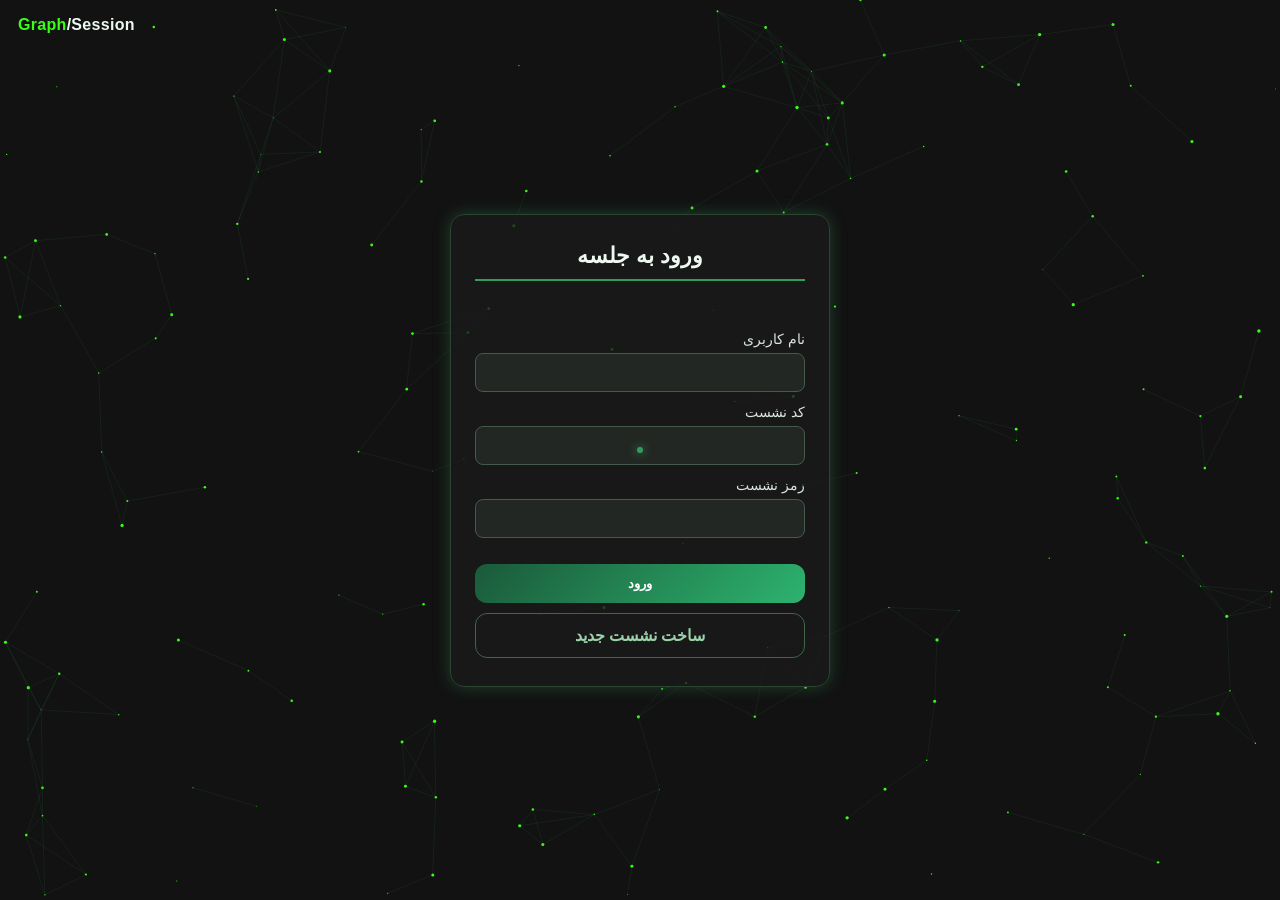
<file: GRSPH/public/index.html>
<!DOCTYPE html>
<html lang="fa" dir="rtl">
  <head>
    <meta charset="UTF-8" />
    <meta name="viewport" content="width=device-width, initial-scale=1.0" />
    <title>Graph Session | ورود</title>
    <style>
      :root { --accent:#369b5f; --accent-2:#2db36e; --bg:#0f1411; --panel:#1b1b1bcc; --text:#eef8f1; --muted:#a7b7ac; }
      * { box-sizing: border-box; }
      body { margin:0; min-height:100vh; display:flex; justify-content:center; align-items:center; font-family:'Trebuchet MS',Tahoma,sans-serif; background:#121212; color:var(--text); overflow:hidden; }
      canvas { position:fixed; inset:0; z-index:0; }
      .card { position:relative; z-index:1; width:min(92vw,380px); background:var(--panel); border:1px solid #2b4432; border-radius:14px; padding:28px 24px; box-shadow:0 0 16px rgba(54,155,95,.35); }
      h1 { margin:0 0 18px; font-size:1.35rem; text-align:center; border-bottom:2px solid var(--accent); padding-bottom:10px; }
      .stack { display:grid; gap:12px; }
      label { font-size:.9rem; color:#d8e5db; }
      input { width:100%; margin-top:6px; padding:11px 12px; border-radius:8px; border:1px solid #455a4c; background:#232723; color:#fff; }
      input:focus { outline:none; border-color:var(--accent-2); box-shadow:0 0 0 2px rgba(54,155,95,.2); }
      .actions { display:grid; gap:10px; margin-top:14px; }
      button, .link-btn { border:none; border-radius:12px; padding:12px; font-weight:700; text-decoration:none; text-align:center; cursor:pointer; }
      button { background:linear-gradient(135deg,#1a593a,var(--accent-2)); color:#fff; }
      .link-btn { background:transparent; border:1px solid #3f664b; color:#9cd2aa; }
      #statusText { min-height:22px; margin:0 0 10px; text-align:center; font-size:.88rem; color:#fda4a4; }
      .status-success { color:#8ef0ae !important; }
      .custom-cursor { width:6px; height:6px; background:var(--accent); border-radius:50%; position:fixed; pointer-events:none; z-index:3; box-shadow:0 0 8px var(--accent); }
      @media (pointer:coarse){ .custom-cursor{display:none;} }
      .app-brand{position:fixed;top:16px;left:18px;z-index:4;font-weight:800;letter-spacing:.3px}
      .app-brand .g{color:#39ff14}.app-brand .s{color:#edf9f0}
    </style>
  </head>
  <body>
    <div class="app-brand"><span class="g">Graph</span><span class="s">/Session</span></div>
    <div class="custom-cursor"></div>
    <canvas id="bg"></canvas>
    <main class="card">
      <h1>ورود به جلسه</h1>
      <p id="statusText"></p>
      <form id="joinSessionForm" class="stack">
        <label>نام کاربری<input type="text" name="userName" required /></label>
        <label>کد نشست<input type="text" name="roomCode" maxlength="16" required /></label>
        <label>رمز نشست<input type="password" name="roomPassword" minlength="8" required /></label>
        <div class="actions">
          <button type="submit">ورود</button>
          <a class="link-btn" href="/create-room.html">ساخت نشست جدید</a>
        </div>
      </form>
    </main>
    <script>
      const c=document.getElementById('bg'),x=c.getContext('2d');let p=[];const m={x:null,y:null};const n=matchMedia('(pointer:coarse)').matches?70:160;
      function rs(){c.width=innerWidth;c.height=innerHeight;p=Array.from({length:n},()=>({x:Math.random()*c.width,y:Math.random()*c.height,s:Math.random()*1.3+.4,vx:Math.random()*.5-.25,vy:Math.random()*.5-.25}))}
      function d(){x.clearRect(0,0,c.width,c.height);for(let i=0;i<p.length;i++){const a=p[i];a.x+=a.vx;a.y+=a.vy;if(a.x<0||a.x>c.width)a.vx*=-1;if(a.y<0||a.y>c.height)a.vy*=-1;x.fillStyle='#39ff14';x.beginPath();x.arc(a.x,a.y,a.s,0,6.28);x.fill();for(let j=i+1;j<p.length;j++){const b=p[j],dx=a.x-b.x,dy=a.y-b.y,dist=Math.hypot(dx,dy);if(dist<84){x.strokeStyle='rgba(54,155,95,.28)';x.lineWidth=.4;x.beginPath();x.moveTo(a.x,a.y);x.lineTo(b.x,b.y);x.stroke();}} if(m.x!=null&&Math.hypot(a.x-m.x,a.y-m.y)<100){x.strokeStyle='rgba(57,255,20,.2)';x.beginPath();x.moveTo(a.x,a.y);x.lineTo(m.x,m.y);x.stroke();}} requestAnimationFrame(d)}
      addEventListener('resize',rs);addEventListener('mousemove',e=>{m.x=e.clientX;m.y=e.clientY;const cur=document.querySelector('.custom-cursor'); if(cur){cur.style.left=e.clientX+'px';cur.style.top=e.clientY+'px';}}); rs(); d();
    </script>
    <script>
const form = document.getElementById("joinSessionForm");
const statusText = document.getElementById("statusText");
const params = new URLSearchParams(window.location.search);
const roomCodeInput = form.elements.roomCode;

const saved = JSON.parse(sessionStorage.getItem("meetingSession") || "{}");
form.elements.userName.value = saved.userName || "";
form.elements.roomCode.value = (params.get("code") || saved.roomCode || "").toUpperCase();
form.elements.roomPassword.value = saved.roomPassword || "";

function setStatus(message, type = "") {
  statusText.textContent = message;
  statusText.className = type;
}

function arrayBufferToBase64(buffer) {
  const bytes = new Uint8Array(buffer);
  let binary = "";
  bytes.forEach((byte) => {
    binary += String.fromCharCode(byte);
  });
  return btoa(binary);
}

async function deriveSessionKey(password, roomCode) {
  const encoder = new TextEncoder();
  const baseKey = await crypto.subtle.importKey("raw", encoder.encode(password), "PBKDF2", false, [
    "deriveKey"
  ]);
  const key = await crypto.subtle.deriveKey(
    {
      name: "PBKDF2",
      salt: encoder.encode(`graph-room-${roomCode}`),
      iterations: 600_000,
      hash: "SHA-256"
    },
    baseKey,
    {
      name: "AES-GCM",
      length: 256
    },
    true,
    ["encrypt", "decrypt"]
  );
  const exported = await crypto.subtle.exportKey("raw", key);
  return arrayBufferToBase64(exported);
}

async function api(path, options = {}) {
  const response = await fetch(path, {
    headers: { "Content-Type": "application/json" },
    ...options
  });
  const data = await response.json();
  if (!response.ok) {
    throw new Error(data.error || "خطا در ارتباط با سرور");
  }
  return data;
}

roomCodeInput.addEventListener("input", () => {
  roomCodeInput.value = roomCodeInput.value.toUpperCase().replace(/[^A-Z0-9-]/g, "");
});

form.addEventListener("submit", async (event) => {
  event.preventDefault();
  const formData = new FormData(form);
  const userName = String(formData.get("userName") || "").trim();
  const roomCode = String(formData.get("roomCode") || "").trim().toUpperCase();
  const roomPassword = String(formData.get("roomPassword") || "").trim();
  if (roomPassword.length < 8) {
    setStatus("رمز نشست باید حداقل ۸ کاراکتر باشد.", "status-error");
    return;
  }

  try {
    setStatus("در حال بررسی و ورود...");
    const data = await api("/api/rooms/join", {
      method: "POST",
      body: JSON.stringify({ userName, roomCode, roomPassword })
    });
    const roomKey = await deriveSessionKey(roomPassword, roomCode);

    sessionStorage.setItem(
      "meetingSession",
      JSON.stringify({
        roomCode,
        userName,
        authToken: data.authToken,
        participantSessionId: data.participant?.sessionId,
        isOwner: Boolean(data.permissions?.isOwner),
        roomKey
      })
    );

    window.location.href = `/room.html?code=${encodeURIComponent(roomCode)}`;
  } catch (error) {
    setStatus(error.message, "status-error");
  }
});
    </script>
  </body>
</html>
</file>
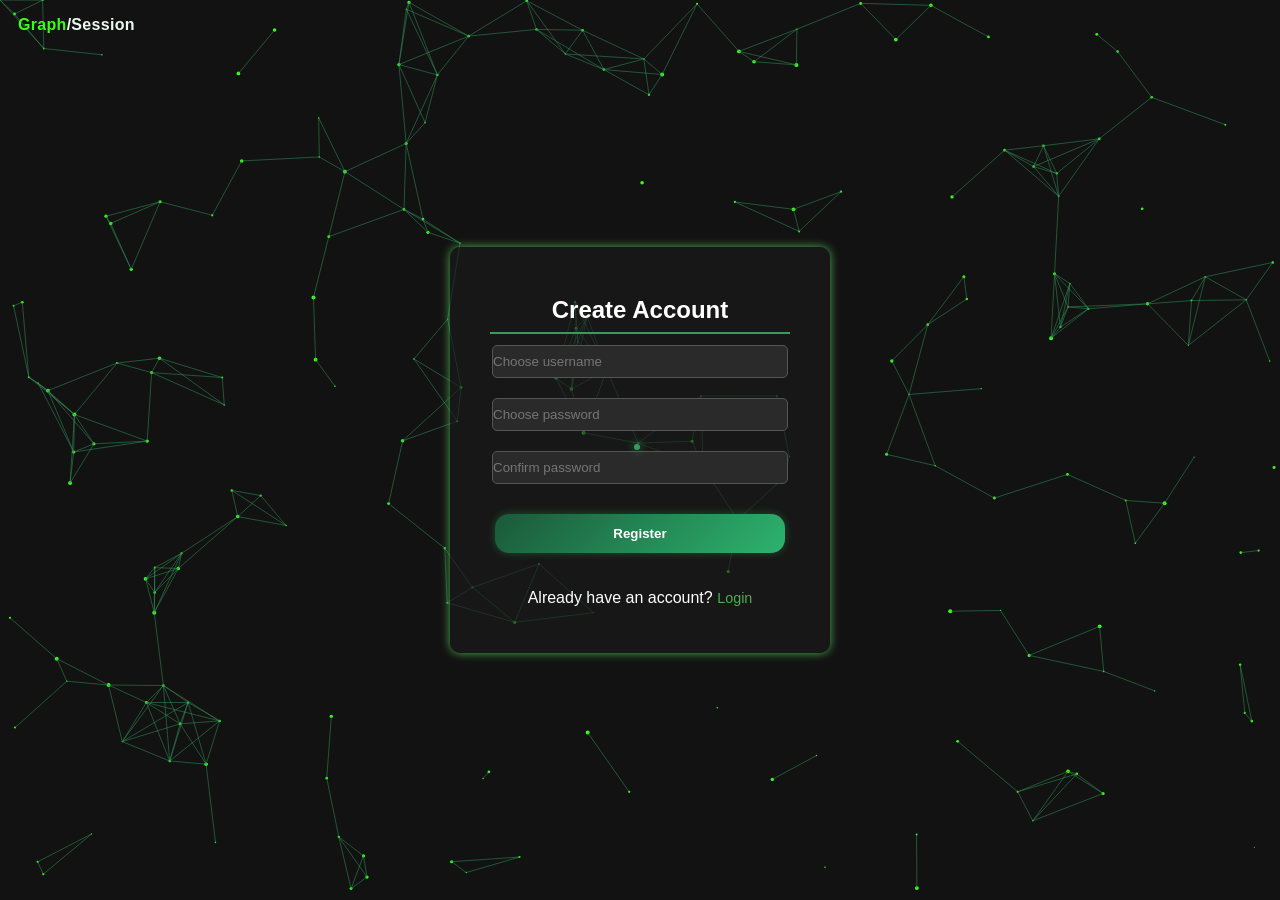
<file: GRSPH/register.html>
<!DOCTYPE html>
<html lang="en">
<head>
  <link rel="manifest" href="/manifest.json" />
  <link rel="apple-touch-icon" sizes="180x180" href="/apple-touch-icon.png">
  <link rel="icon" type="image/png" sizes="32x32" href="/favicon-32x32.png">
  <link rel="icon" type="image/png" sizes="16x16" href="/favicon-16x16.png">
  <link rel="manifest" href="/site.webmanifest">
  <meta charset="UTF-8" />
  <meta name="viewport" content="width=device-width, initial-scale=1" />
  <title>Register</title>
  <style>
     html , body {
      margin: 0;
      padding: 0;
      height: 100%;
      overflow: hidden;
      font-family: sans-serif;
      color: white;
      background: #121212;
    }

    canvas {
      position: fixed;
      top: 0;
      left: 0;
      z-index: 0;
    }

    body {
      display: flex;
      justify-content: center;
      align-items: center;
    }

    .register-box {
      background:#1b1b1b9C;
      padding: 30px 40px;
      border-radius: 10px;
      box-shadow: 0 0 10px #4caf50;
      width: 300px;
      text-align: center;
      position: relative;
      z-index: 1;
    }

    h2 {
      color: #ffffff;
      border-bottom: 2px solid #369B5F ;
      padding-bottom: 8px;
      margin-bottom: 1px;
      font-family: 'Trebuchet MS', Arial, sans-serif;
    }

    input {
      width: 98%;
      padding: 8px 0px;
      margin: 10px 0;
      background: #2a2a2a;
      border: 1px solid #555;
      color: white;
      border-radius: 5px;
    }

    button {
    flex: 1;
    background: linear-gradient(135deg, #1a593a, #2db36e);
    color: white;
    border: none;
    border-radius: 14px;
    padding: 12px 20px;
    min-width: 290px;
    cursor: pointer;
    font-weight: bold;
    box-shadow: 0 0 10px rgba(63, 207, 90, 0.3);
    transition: all 0.3s ease;
    margin-top: 20px;
    font-family: 'Trebuchet MS', Arial, sans-serif;
    margin-bottom: 20px;
      
    }

    button:hover {
      background: linear-gradient(135deg, #2db36e, #1a593a);
      transform: scale(1.05);
    }

    a {
      color: #4caf50;
      text-decoration: none;
      font-size: 0.9em;
      font-family: 'Trebuchet MS', Arial, sans-serif;
    }
    p {font-family: 'Trebuchet MS', Arial, sans-serif;}
    p.error {
      color: red;
      margin-bottom: 10px;
      font-family: 'Trebuchet MS', Arial, sans-serif;

    }
    k {font-family: 'Trebuchet MS', Arial, sans-serif;
    font-size: x-small;
    color: #888888;
    
    }
    .app-brand{position:fixed;top:16px;left:18px;z-index:4;font-weight:800;letter-spacing:.3px}
    .app-brand .g{color:#39ff14}.app-brand .s{color:#edf9f0}
    .custom-cursor {
      width: 6px;
      height: 6px;
      background-color: #369B5F;
      border-radius: 50%;
      position: fixed;
      pointer-events: none;
      z-index: 3;
      transform: translate(-50%, -50%);
      box-shadow: 0 0 8px #369B5F;
    }
    
  </style>

</head>
<body>
  <div class="app-brand"><span class="g">Graph</span><span class="s">/Session</span></div>
  <div class="custom-cursor"></div>
  <canvas id="canvas"></canvas>
  <form class="register-box" method="POST" action="/register">
    <h2>Create Account</h2>
    <input type="text" name="username" placeholder="Choose username" autocomplete="username" autocapitalize="none" required />
    <input type="password" name="password" placeholder="Choose password" autocomplete="new-password" required />
    <input type="password" name="confirmPassword" placeholder="Confirm password" autocomplete="new-password" required />
    <button type="submit">Register</button>
    <p>Already have an account? <a href="/login.html">Login</a></p>
    
 </form>
  <script>
    let value;

        if (/Mobi|Android|iPhone|iPad/i.test(navigator.userAgent)) {
          value = 70; 
        } else {
          value = 200; 
        }

        console.log("Value:", value);


   
   
   const params = new URLSearchParams(window.location.search);
    if (params.has('error')) {
      const msg = decodeURIComponent(params.get('error'));
      const p = document.createElement('p');
      p.className = 'error';
      p.textContent = msg;
      document.querySelector('form').prepend(p);
    }
    if (params.has('msg')) {
      const msg = decodeURIComponent(params.get('msg'));
      const p = document.createElement('p');
      p.style.color = '#69f08b';
      p.textContent = msg;
      document.querySelector('form').prepend(p);
    }

    // Particle Background Script
    const canvas = document.getElementById('canvas');
    const ctx = canvas.getContext('2d');
    canvas.width = window.innerWidth;
    canvas.height = window.innerHeight;

    let particles = [];
    const mouse = { x: null, y: null };

    window.addEventListener('mousemove', (e) => {
      mouse.x = e.x;
      mouse.y = e.y;
    });

    class Particle {
      constructor() {
        this.x = Math.random() * canvas.width;
        this.y = Math.random() * canvas.height;
        this.size = Math.random() * 1.5 + 0.5;
        this.speedX = Math.random() * 0.6 - 0.3;
        this.speedY = Math.random() * 0.6 - 0.3;
      }
      update() {
        this.x += this.speedX;
        this.y += this.speedY;
        if (this.x > canvas.width || this.x < 0) this.speedX *= -1;
        if (this.y > canvas.height || this.y < 0) this.speedY *= -1;
      }
      draw() {
        ctx.fillStyle = '#39ff14';
        ctx.beginPath();
        ctx.arc(this.x, this.y, this.size, 0, Math.PI * 2);
        ctx.fill();
      }
    }

    function init() {
      particles = [];
      for (let i = 0; i < value; i++) {
        particles.push(new Particle());
      }
    }

    function connect() {
      for (let a = 0; a < particles.length; a++) {
        for (let b = a; b < particles.length; b++) {
          const dx = particles[a].x - particles[b].x;
          const dy = particles[a].y - particles[b].y;
          const dist = Math.sqrt(dx * dx + dy * dy);
          if (dist < 80) {
            ctx.strokeStyle = '#369B5F';
            ctx.lineWidth = 0.5;
            ctx.beginPath();
            ctx.moveTo(particles[a].x, particles[a].y);
            ctx.lineTo(particles[b].x, particles[b].y);
            ctx.stroke();
          }
        }
        const dxMouse = particles[a].x - mouse.x;
        const dyMouse = particles[a].y - mouse.y;
        const distMouse = Math.sqrt(dxMouse * dxMouse + dyMouse * dyMouse);
        if (distMouse < 100) {
          ctx.strokeStyle = '#369B5F';
          ctx.lineWidth = 0.5;
          ctx.beginPath();
          ctx.moveTo(particles[a].x, particles[a].y);
          ctx.lineTo(mouse.x, mouse.y);
          ctx.stroke();
        }
      }
    }

    function animate() {
      ctx.clearRect(0, 0, canvas.width, canvas.height);
      particles.forEach(p => {
        p.update();
        p.draw();
      });
      connect();
      requestAnimationFrame(animate);
    }

    init();
    animate();

    window.addEventListener('resize', () => {
      canvas.width = window.innerWidth;
      canvas.height = window.innerHeight;
      init();
    });
  </script>
  <script>
    const cursor = document.querySelector('.custom-cursor');

    document.addEventListener('mousemove', (e) => {
      cursor.style.left = e.clientX + 'px';
      cursor.style.top = e.clientY + 'px';
    });
 </script>
</body>
</html>
</file>
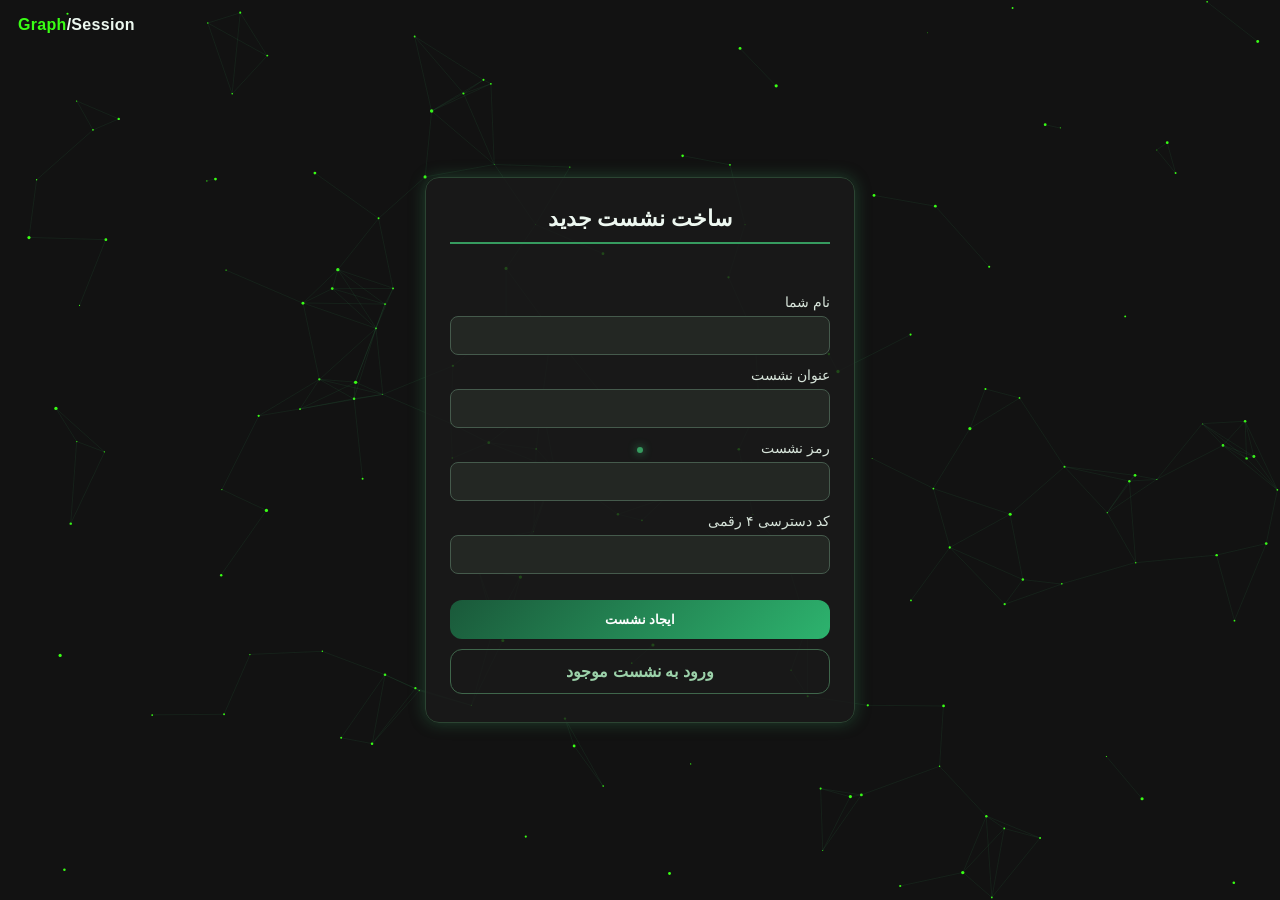
<file: GRSPH/public/create-room.html>
<!DOCTYPE html>
<html lang="fa" dir="rtl">
  <head>
    <meta charset="UTF-8" />
    <meta name="viewport" content="width=device-width, initial-scale=1.0" />
    <title>Graph HG | Create Session</title>
    <style>
      :root { --accent:#369b5f; --accent-2:#2db36e; --bg:#0f1411; --panel:#1b1b1bcc; --text:#eef8f1; }
      *{box-sizing:border-box} body{margin:0;min-height:100vh;display:flex;justify-content:center;align-items:center;font-family:'Trebuchet MS',Tahoma,sans-serif;background:#121212;color:var(--text);overflow:hidden}
      canvas{position:fixed;inset:0;z-index:0}.card{position:relative;z-index:1;width:min(92vw,430px);background:var(--panel);border:1px solid #2b4432;border-radius:14px;padding:28px 24px;box-shadow:0 0 16px rgba(54,155,95,.35)}
      h1{margin:0 0 18px;font-size:1.35rem;text-align:center;border-bottom:2px solid var(--accent);padding-bottom:10px}.stack{display:grid;gap:12px}
      label{font-size:.9rem;color:#d8e5db} input{width:100%;margin-top:6px;padding:11px 12px;border-radius:8px;border:1px solid #455a4c;background:#232723;color:#fff}
      input:focus{outline:none;border-color:var(--accent-2);box-shadow:0 0 0 2px rgba(54,155,95,.2)}.actions{display:grid;gap:10px;margin-top:14px}
      button,.link-btn{border:none;border-radius:12px;padding:12px;font-weight:700;text-decoration:none;text-align:center;cursor:pointer}
      button{background:linear-gradient(135deg,#1a593a,var(--accent-2));color:#fff}.link-btn{background:transparent;border:1px solid #3f664b;color:#9cd2aa}
      #statusText{min-height:22px;margin:0 0 10px;text-align:center;font-size:.88rem;color:#fda4a4}.status-success{color:#8ef0ae!important}
      .custom-cursor{width:6px;height:6px;background:var(--accent);border-radius:50%;position:fixed;pointer-events:none;z-index:3;box-shadow:0 0 8px var(--accent)}
      @media (pointer:coarse){.custom-cursor{display:none}}
      .app-brand{position:fixed;top:16px;left:18px;z-index:4;font-weight:800;letter-spacing:.3px}
      .app-brand .g{color:#39ff14}.app-brand .s{color:#edf9f0}
    </style>
  </head>
  <body>
    <div class="app-brand"><span class="g">Graph</span><span class="s">/Session</span></div>
    <div class="custom-cursor"></div>
    <canvas id="bg"></canvas>
    <main class="card">
      <h1>ساخت نشست جدید</h1>
      <p id="statusText"></p>
      <form id="createSessionForm" class="stack">
        <label>نام شما<input type="text" name="ownerName" required /></label>
        <label>عنوان نشست<input type="text" name="roomTitle" required /></label>
        <label>رمز نشست<input type="password" name="roomPassword" minlength="8" required /></label>
        <label>کد دسترسی ۴ رقمی<input type="text" name="accessCode" minlength="4" maxlength="4" inputmode="numeric" required /></label>
        <div class="actions">
          <button type="submit">ایجاد نشست</button>
          <a class="link-btn" href="/login.html">ورود به نشست موجود</a>
        </div>
      </form>
    </main>
    <script>
      const c=document.getElementById('bg'),x=c.getContext('2d');let p=[];const m={x:null,y:null};const n=matchMedia('(pointer:coarse)').matches?70:160;
      function rs(){c.width=innerWidth;c.height=innerHeight;p=Array.from({length:n},()=>({x:Math.random()*c.width,y:Math.random()*c.height,s:Math.random()*1.3+.4,vx:Math.random()*.5-.25,vy:Math.random()*.5-.25}))}
      function d(){x.clearRect(0,0,c.width,c.height);for(let i=0;i<p.length;i++){const a=p[i];a.x+=a.vx;a.y+=a.vy;if(a.x<0||a.x>c.width)a.vx*=-1;if(a.y<0||a.y>c.height)a.vy*=-1;x.fillStyle='#39ff14';x.beginPath();x.arc(a.x,a.y,a.s,0,6.28);x.fill();for(let j=i+1;j<p.length;j++){const b=p[j],dx=a.x-b.x,dy=a.y-b.y,dist=Math.hypot(dx,dy);if(dist<84){x.strokeStyle='rgba(54,155,95,.28)';x.lineWidth=.4;x.beginPath();x.moveTo(a.x,a.y);x.lineTo(b.x,b.y);x.stroke();}} if(m.x!=null&&Math.hypot(a.x-m.x,a.y-m.y)<100){x.strokeStyle='rgba(57,255,20,.2)';x.beginPath();x.moveTo(a.x,a.y);x.lineTo(m.x,m.y);x.stroke();}} requestAnimationFrame(d)}
      addEventListener('resize',rs);addEventListener('mousemove',e=>{m.x=e.clientX;m.y=e.clientY;const cur=document.querySelector('.custom-cursor'); if(cur){cur.style.left=e.clientX+'px';cur.style.top=e.clientY+'px';}}); rs(); d();
    </script>
    <script>
const form = document.getElementById("createSessionForm");
const statusText = document.getElementById("statusText");

function setStatus(message, type = "") {
  statusText.textContent = message;
  statusText.className = type;
}

function arrayBufferToBase64(buffer) {
  const bytes = new Uint8Array(buffer);
  let binary = "";
  bytes.forEach((byte) => {
    binary += String.fromCharCode(byte);
  });
  return btoa(binary);
}

async function deriveSessionKey(password, roomCode) {
  const encoder = new TextEncoder();
  const baseKey = await crypto.subtle.importKey("raw", encoder.encode(password), "PBKDF2", false, ["deriveKey"]);
  const key = await crypto.subtle.deriveKey({ name: "PBKDF2", salt: encoder.encode(`graph-room-${roomCode}`), iterations: 600_000, hash: "SHA-256" }, baseKey, { name: "AES-GCM", length: 256 }, true, ["encrypt", "decrypt"]);
  const exported = await crypto.subtle.exportKey("raw", key);
  return arrayBufferToBase64(exported);
}

async function api(path, options = {}) {
  const response = await fetch(path, { headers: { "Content-Type": "application/json" }, ...options });
  const data = await response.json();
  if (!response.ok) throw new Error(data.error || "خطا در ارتباط با سرور");
  return data;
}

form.addEventListener("submit", async (event) => {
  event.preventDefault();
  const formData = new FormData(form);
  const ownerName = String(formData.get("ownerName") || "").trim();
  const roomTitle = String(formData.get("roomTitle") || "").trim();
  const roomPassword = String(formData.get("roomPassword") || "").trim();
  const accessCode = String(formData.get("accessCode") || "").replace(/\D/g, "").slice(0, 4);
  if (roomPassword.length < 8) return setStatus("رمز نشست باید حداقل ۸ کاراکتر باشد.", "status-error");
  if (accessCode.length !== 4) return setStatus("کد دسترسی ۴ رقمی معتبر نیست.", "status-error");

  try {
    setStatus("در حال ساخت نشست...");
    const data = await api("/api/rooms", { method: "POST", body: JSON.stringify({ ownerName, roomTitle, roomPassword, accessCode }) });
    const joinData = await api("/api/rooms/join", { method: "POST", body: JSON.stringify({ userName: ownerName, roomCode: data.room.code, roomPassword }) });
    const roomKey = await deriveSessionKey(roomPassword, data.room.code);
    sessionStorage.setItem("meetingSession", JSON.stringify({ roomCode: data.room.code, userName: ownerName, authToken: joinData.authToken, participantSessionId: joinData.participant?.sessionId, isOwner: Boolean(joinData.permissions?.isOwner), roomKey }));
    setStatus(`نشست ساخته شد. کد نشست: ${data.room.code}`, "status-success");
    window.location.href = `/room.html?code=${encodeURIComponent(data.room.code)}`;
  } catch (error) {
    setStatus(error.message, "status-error");
  }
});
    </script>
  </body>
</html>
</file>
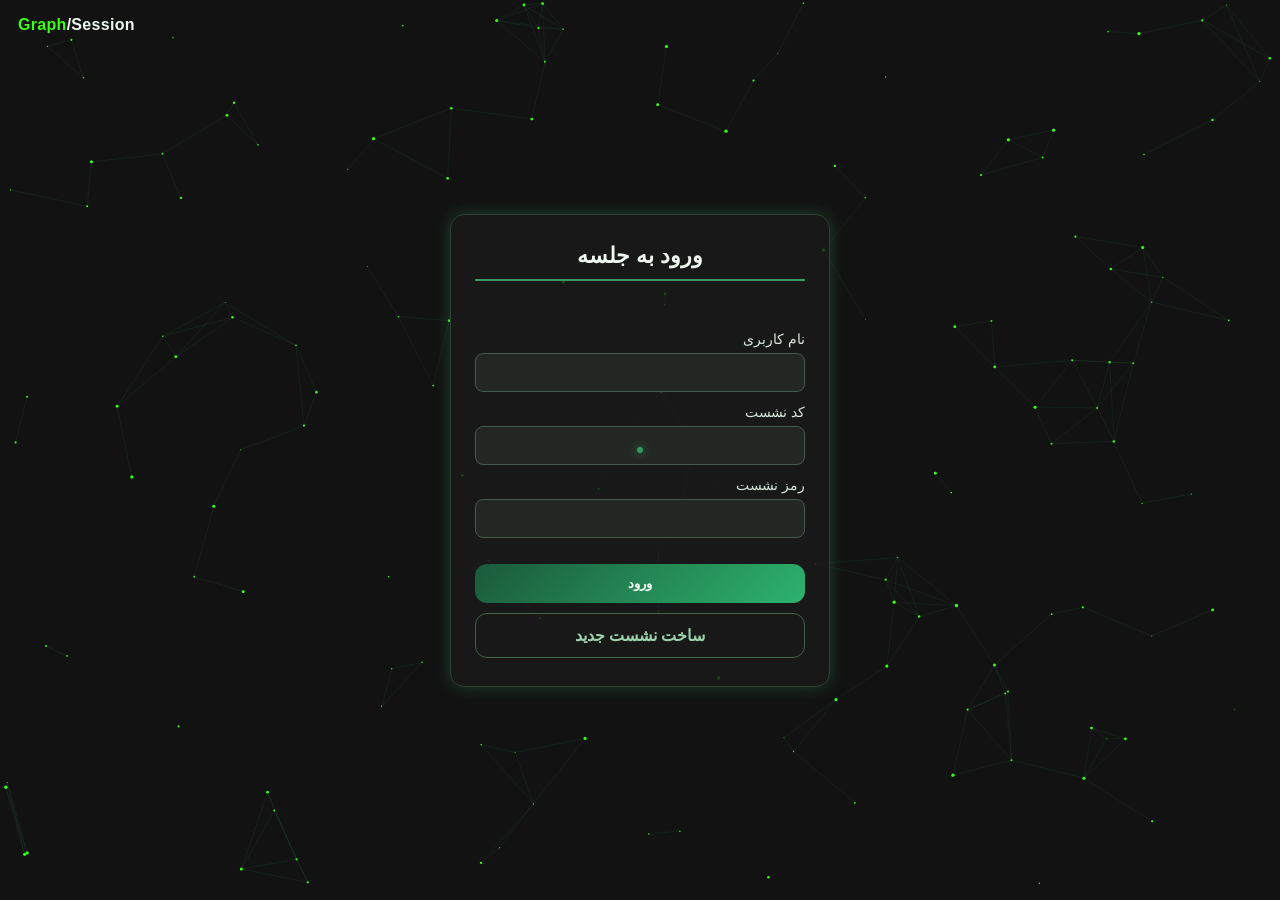
<file: GRSPH/public/join-room.html>
<!DOCTYPE html>
<html lang="fa" dir="rtl">
  <head>
    <meta charset="UTF-8" />
    <meta name="viewport" content="width=device-width, initial-scale=1.0" />
    <title>Graph HG | Login</title>
    <style>
      :root { --accent:#369b5f; --accent-2:#2db36e; --bg:#0f1411; --panel:#1b1b1bcc; --text:#eef8f1; --muted:#a7b7ac; }
      * { box-sizing: border-box; }
      body { margin:0; min-height:100vh; display:flex; justify-content:center; align-items:center; font-family:'Trebuchet MS',Tahoma,sans-serif; background:#121212; color:var(--text); overflow:hidden; }
      canvas { position:fixed; inset:0; z-index:0; }
      .card { position:relative; z-index:1; width:min(92vw,380px); background:var(--panel); border:1px solid #2b4432; border-radius:14px; padding:28px 24px; box-shadow:0 0 16px rgba(54,155,95,.35); }
      h1 { margin:0 0 18px; font-size:1.35rem; text-align:center; border-bottom:2px solid var(--accent); padding-bottom:10px; }
      .stack { display:grid; gap:12px; }
      label { font-size:.9rem; color:#d8e5db; }
      input { width:100%; margin-top:6px; padding:11px 12px; border-radius:8px; border:1px solid #455a4c; background:#232723; color:#fff; }
      input:focus { outline:none; border-color:var(--accent-2); box-shadow:0 0 0 2px rgba(54,155,95,.2); }
      .actions { display:grid; gap:10px; margin-top:14px; }
      button, .link-btn { border:none; border-radius:12px; padding:12px; font-weight:700; text-decoration:none; text-align:center; cursor:pointer; }
      button { background:linear-gradient(135deg,#1a593a,var(--accent-2)); color:#fff; }
      .link-btn { background:transparent; border:1px solid #3f664b; color:#9cd2aa; }
      #statusText { min-height:22px; margin:0 0 10px; text-align:center; font-size:.88rem; color:#fda4a4; }
      .status-success { color:#8ef0ae !important; }
      .custom-cursor { width:6px; height:6px; background:var(--accent); border-radius:50%; position:fixed; pointer-events:none; z-index:3; box-shadow:0 0 8px var(--accent); }
      @media (pointer:coarse){ .custom-cursor{display:none;} }
      .app-brand{position:fixed;top:16px;left:18px;z-index:4;font-weight:800;letter-spacing:.3px}
      .app-brand .g{color:#39ff14}.app-brand .s{color:#edf9f0}
    </style>
  </head>
  <body>
    <div class="app-brand"><span class="g">Graph</span><span class="s">/Session</span></div>
    <div class="custom-cursor"></div>
    <canvas id="bg"></canvas>
    <main class="card">
      <h1>ورود به جلسه</h1>
      <p id="statusText"></p>
      <form id="joinSessionForm" class="stack">
        <label>نام کاربری<input type="text" name="userName" required /></label>
        <label>کد نشست<input type="text" name="roomCode" maxlength="16" required /></label>
        <label>رمز نشست<input type="password" name="roomPassword" minlength="8" required /></label>
        <div class="actions">
          <button type="submit">ورود</button>
          <a class="link-btn" href="/create-room.html">ساخت نشست جدید</a>
        </div>
      </form>
    </main>
    <script>
      const c=document.getElementById('bg'),x=c.getContext('2d');let p=[];const m={x:null,y:null};const n=matchMedia('(pointer:coarse)').matches?70:160;
      function rs(){c.width=innerWidth;c.height=innerHeight;p=Array.from({length:n},()=>({x:Math.random()*c.width,y:Math.random()*c.height,s:Math.random()*1.3+.4,vx:Math.random()*.5-.25,vy:Math.random()*.5-.25}))}
      function d(){x.clearRect(0,0,c.width,c.height);for(let i=0;i<p.length;i++){const a=p[i];a.x+=a.vx;a.y+=a.vy;if(a.x<0||a.x>c.width)a.vx*=-1;if(a.y<0||a.y>c.height)a.vy*=-1;x.fillStyle='#39ff14';x.beginPath();x.arc(a.x,a.y,a.s,0,6.28);x.fill();for(let j=i+1;j<p.length;j++){const b=p[j],dx=a.x-b.x,dy=a.y-b.y,dist=Math.hypot(dx,dy);if(dist<84){x.strokeStyle='rgba(54,155,95,.28)';x.lineWidth=.4;x.beginPath();x.moveTo(a.x,a.y);x.lineTo(b.x,b.y);x.stroke();}} if(m.x!=null&&Math.hypot(a.x-m.x,a.y-m.y)<100){x.strokeStyle='rgba(57,255,20,.2)';x.beginPath();x.moveTo(a.x,a.y);x.lineTo(m.x,m.y);x.stroke();}} requestAnimationFrame(d)}
      addEventListener('resize',rs);addEventListener('mousemove',e=>{m.x=e.clientX;m.y=e.clientY;const cur=document.querySelector('.custom-cursor'); if(cur){cur.style.left=e.clientX+'px';cur.style.top=e.clientY+'px';}}); rs(); d();
    </script>
    <script>
const form = document.getElementById("joinSessionForm");
const statusText = document.getElementById("statusText");
const params = new URLSearchParams(window.location.search);
const roomCodeInput = form.elements.roomCode;

const saved = JSON.parse(sessionStorage.getItem("meetingSession") || "{}");
form.elements.userName.value = saved.userName || "";
form.elements.roomCode.value = (params.get("code") || saved.roomCode || "").toUpperCase();
form.elements.roomPassword.value = saved.roomPassword || "";

function setStatus(message, type = "") {
  statusText.textContent = message;
  statusText.className = type;
}

function arrayBufferToBase64(buffer) {
  const bytes = new Uint8Array(buffer);
  let binary = "";
  bytes.forEach((byte) => {
    binary += String.fromCharCode(byte);
  });
  return btoa(binary);
}

async function deriveSessionKey(password, roomCode) {
  const encoder = new TextEncoder();
  const baseKey = await crypto.subtle.importKey("raw", encoder.encode(password), "PBKDF2", false, [
    "deriveKey"
  ]);
  const key = await crypto.subtle.deriveKey(
    {
      name: "PBKDF2",
      salt: encoder.encode(`graph-room-${roomCode}`),
      iterations: 600_000,
      hash: "SHA-256"
    },
    baseKey,
    {
      name: "AES-GCM",
      length: 256
    },
    true,
    ["encrypt", "decrypt"]
  );
  const exported = await crypto.subtle.exportKey("raw", key);
  return arrayBufferToBase64(exported);
}

async function api(path, options = {}) {
  const response = await fetch(path, {
    headers: { "Content-Type": "application/json" },
    ...options
  });
  const data = await response.json();
  if (!response.ok) {
    throw new Error(data.error || "خطا در ارتباط با سرور");
  }
  return data;
}

roomCodeInput.addEventListener("input", () => {
  roomCodeInput.value = roomCodeInput.value.toUpperCase().replace(/[^A-Z0-9-]/g, "");
});

form.addEventListener("submit", async (event) => {
  event.preventDefault();
  const formData = new FormData(form);
  const userName = String(formData.get("userName") || "").trim();
  const roomCode = String(formData.get("roomCode") || "").trim().toUpperCase();
  const roomPassword = String(formData.get("roomPassword") || "").trim();
  if (roomPassword.length < 8) {
    setStatus("رمز نشست باید حداقل ۸ کاراکتر باشد.", "status-error");
    return;
  }

  try {
    setStatus("در حال بررسی و ورود...");
    const data = await api("/api/rooms/join", {
      method: "POST",
      body: JSON.stringify({ userName, roomCode, roomPassword })
    });
    const roomKey = await deriveSessionKey(roomPassword, roomCode);

    sessionStorage.setItem(
      "meetingSession",
      JSON.stringify({
        roomCode,
        userName,
        authToken: data.authToken,
        participantSessionId: data.participant?.sessionId,
        isOwner: Boolean(data.permissions?.isOwner),
        roomKey
      })
    );

    window.location.href = `/room.html?code=${encodeURIComponent(roomCode)}`;
  } catch (error) {
    setStatus(error.message, "status-error");
  }
});
    </script>
  </body>
</html>
</file>
